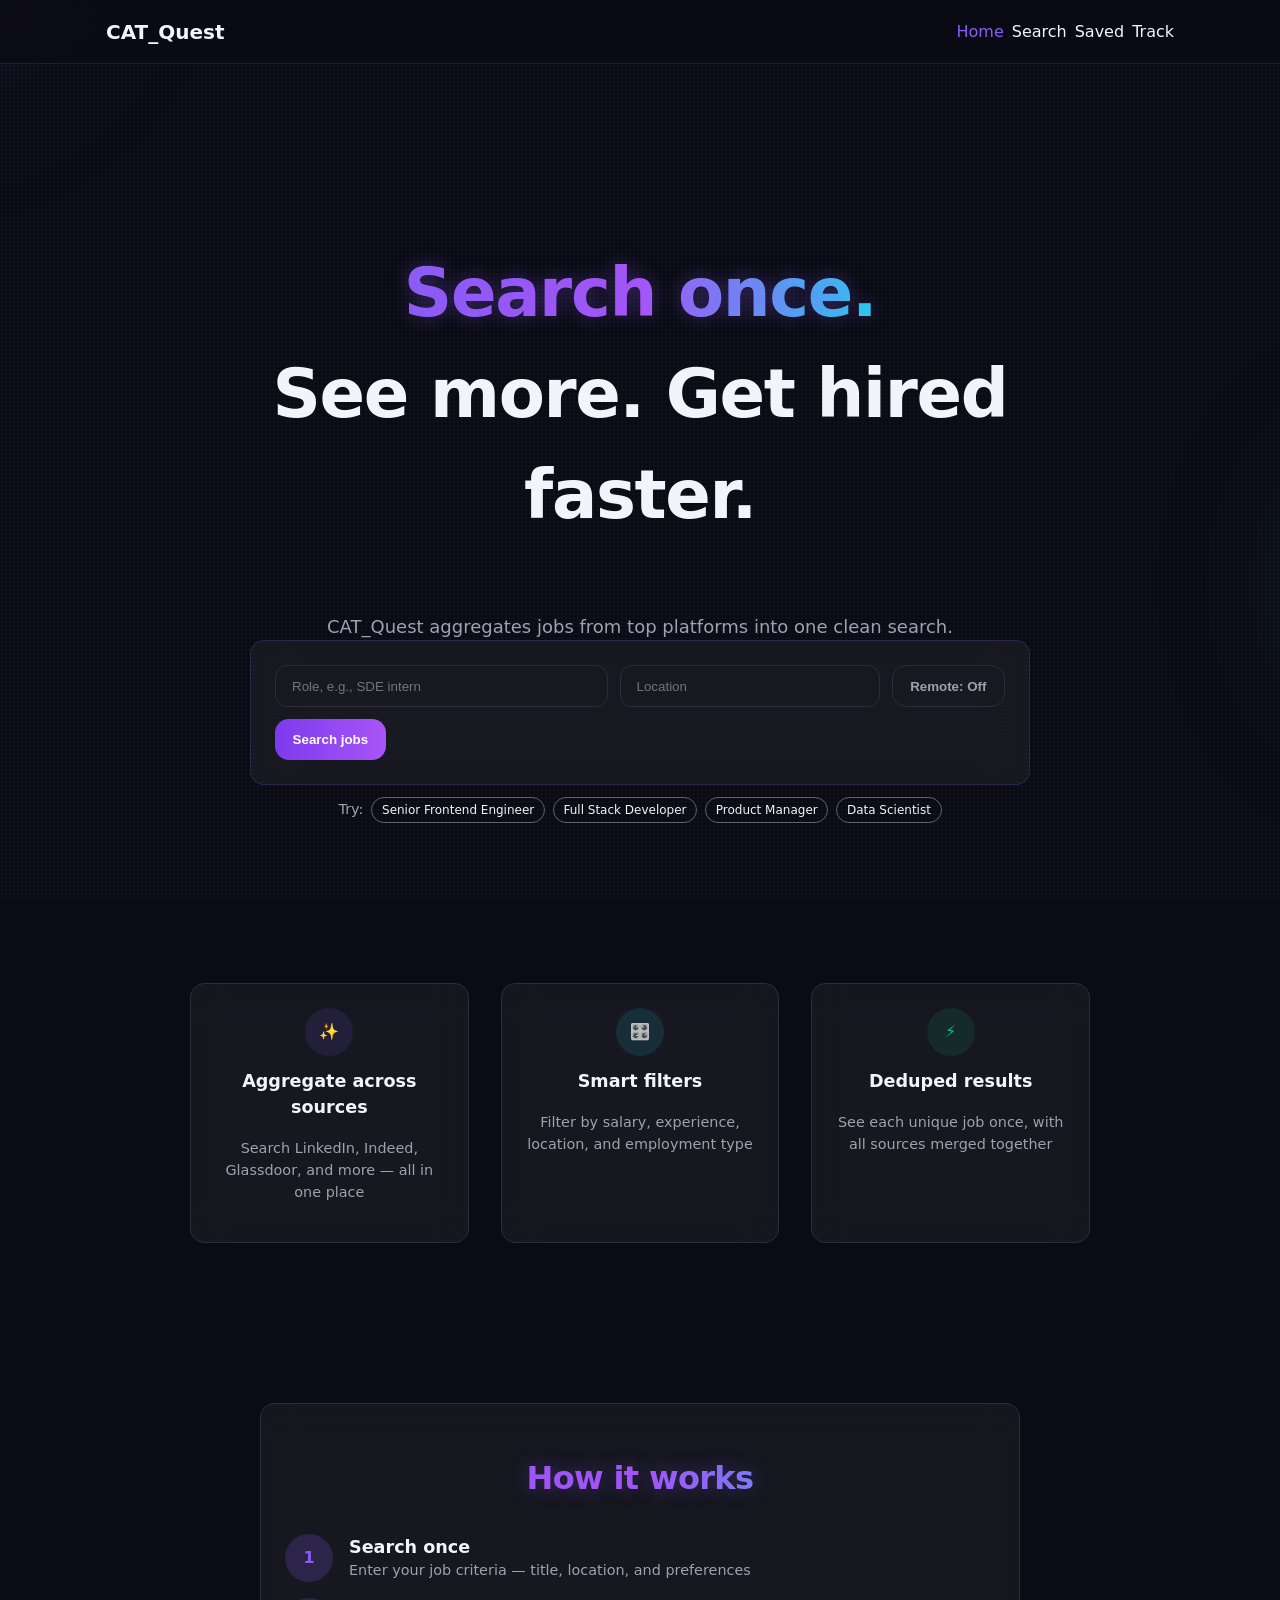
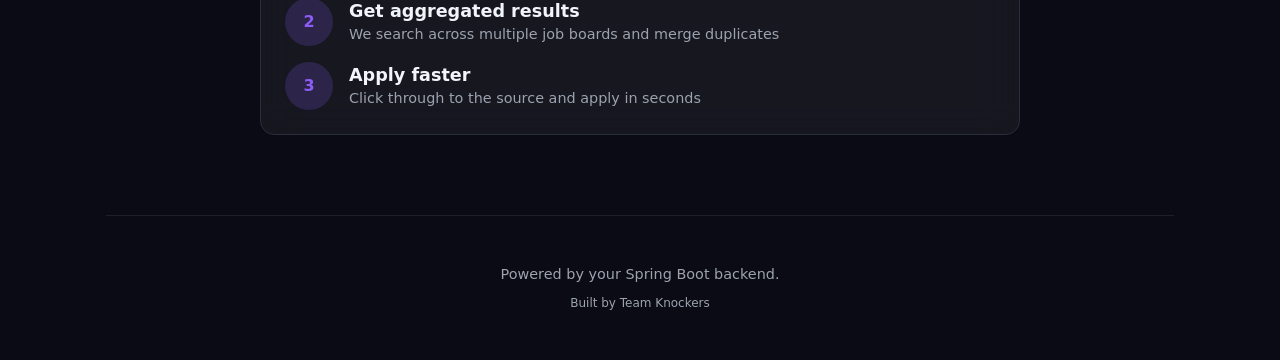
<file: src/main/resources/templates/index.html>
<!doctype html>
<html lang="en">
<head>
  <meta charset="UTF-8" />
  <meta name="viewport" content="width=device-width,initial-scale=1" />
  <title>CAT_Quest — Team Knockers</title>
  <style>
    :root{
      --bg:#0A0B14; --surface:rgba(255,255,255,0.05); --border:#2A2D3A;
      --text:#F1F5F9; --muted:#9CA3AF; --primary:#8B5CF6; --accent:#22D3EE; --success:#10B981; --warning:#F59E0B
    }
    *{box-sizing:border-box}
    body{margin:0;background:var(--bg);color:var(--text);font:16px/1.5 system-ui,-apple-system,Segoe UI,Roboto,Inter,Arial,sans-serif}
    a{color:inherit;text-decoration:none}
    .container{max-width:1100px;margin:0 auto}
    .noise{background-image:radial-gradient(rgba(255,255,255,.03) 1px,transparent 1px);background-size:4px 4px}
    .glass{backdrop-filter:blur(18px);background:var(--surface);border:1px solid rgba(139,92,246,.2);border-radius:14px}
    .gradient-text{background:linear-gradient(90deg,var(--primary),#A855F7,var(--accent));-webkit-background-clip:text;background-clip:text;color:transparent;text-shadow:0 0 20px rgba(139,92,246,.35)}
    .muted{color:var(--muted)}
    .border{border:1px solid var(--border)}
    .btn{display:inline-flex;align-items:center;justify-content:center;padding:.8rem 1.1rem;border-radius:14px;border:0;cursor:pointer;font-weight:600}
    .btn-grad{color:#fff;background:linear-gradient(90deg,#7C3AED,#A855F7)}
    .btn-outline{background:transparent;border:1px solid var(--border);color:var(--muted)}
    .btn-muted{background:transparent;border:1px solid var(--border);color:var(--muted);padding:.5rem .8rem;border-radius:10px;font-weight:600;cursor:pointer}
    .btn-disabled{opacity:.6;pointer-events:none}
    .badge{display:inline-flex;align-items:center;border:1px solid rgba(255,255,255,.35);padding:.25rem .6rem;border-radius:9999px;font-size:.75rem;line-height:1rem}
    .badge:hover{border-color:rgba(139,92,246,.6);color:var(--primary);cursor:pointer}
    .pill{display:inline-block;border:1px solid var(--border);color:var(--muted);padding:.2rem .5rem;border-radius:9999px;font-size:.75rem;margin:.15rem .25rem 0 0}
    .row{display:grid;gap:2rem}
    @media(min-width:768px){.row-3{grid-template-columns:repeat(3,1fr)} .row-2{grid-template-columns:repeat(2,1fr)}}
    .orb{position:fixed;inset:0;pointer-events:none;z-index:-1}
    .orb .v{position:absolute;left:-24rem;top:-24rem;width:36rem;height:36rem;border-radius:9999px;filter:blur(80px);opacity:.5;background:radial-gradient(closest-side,rgba(139,92,246,.5),transparent 70%);mix-blend-mode:screen}
    .orb .c{position:absolute;right:-24rem;top:40vh;width:28rem;height:28rem;border-radius:9999px;filter:blur(80px);opacity:.5;background:radial-gradient(closest-side,rgba(34,211,238,.45),transparent 70%);mix-blend-mode:screen}
    .card{padding:1.5rem;border-radius:14px}
    .h1{font-weight:800;font-size:clamp(2.5rem,6vw,4.2rem);letter-spacing:-0.02em}
    .h2{font-size:2rem;font-weight:800;letter-spacing:-0.02em}
    .h3{font-size:1.1rem;font-weight:700}
    .center{text-align:center}
    .mt-2{margin-top:.5rem}.mt-3{margin-top:.75rem}.mt-4{margin-top:1rem}.mt-6{margin-top:1.5rem}.mt-8{margin-top:2rem}.mt-12{margin-top:3rem}.mt-20{margin-top:5rem}
    .pt-24{padding-top:6rem}.py-20{padding:5rem 0}.px-4{padding-left:1rem;padding-right:1rem}
    .hidden{display:none}
    nav a.active{color:var(--primary)}
    .results-grid{display:grid;gap:1rem}
    @media(min-width:768px){.results-grid{grid-template-columns:1fr}}
    .source-badge{display:inline-flex;align-items:center;gap:.3rem;padding:.25rem .5rem;border:1px solid var(--border);border-radius:9999px;font-size:.7rem;color:#cbd5e1;margin-right:.25rem}
    .source-dot{width:.45rem;height:.45rem;border-radius:9999px;display:inline-block}
    .dot-naukri{background:#0ea5e9}.dot-intern{background:#10b981}.dot-linkedin{background:#2563eb}.dot-indeed{background:#7c3aed}
    .label{font-size:.8rem;color:var(--muted)}
    .filters-grid{display:grid;gap:.75rem;grid-template-columns:repeat(2,1fr)}
    @media(min-width:900px){.filters-grid{grid-template-columns:repeat(4,1fr)}}
    input[type="text"], select{background:transparent;color:var(--text);padding:.6rem .8rem;border-radius:10px;border:1px solid var(--border);outline:none;width:100%}
    .check{display:flex;align-items:center;gap:.5rem;margin:.25rem 0;font-size:.9rem;color:#cbd5e1}
    .check input{accent-color:#8B5CF6}
    .count{font-size:.9rem;color:#94a3b8}
    .topbar{display:flex;align-items:center;justify-content:space-between;gap:1rem;flex-wrap:wrap}
    .num-badge{display:inline-flex;align-items:center;gap:.35rem;border:1px solid var(--border);border-radius:9999px;padding:.25rem .6rem;font-size:.75rem;color:#cbd5e1}
    .sep{height:1px;background:rgba(255,255,255,.06);margin:1rem 0}

    /* Modal styles */
    .modal-overlay {
      position: fixed;
      top: 0;
      left: 0;
      width: 100%;
      height: 100%;
      background: rgba(0, 0, 0, 0.7);
      backdrop-filter: blur(5px);
      display: flex;
      align-items: center;
      justify-content: center;
      z-index: 100;
      opacity: 0;
      visibility: hidden;
      transition: opacity 0.3s ease, visibility 0.3s ease;
    }

    .modal-overlay.open {
      opacity: 1;
      visibility: visible;
    }

    .modal-content {
      background: var(--bg);
      border: 1px solid var(--border);
      border-radius: 14px;
      padding: 2rem;
      width: 90%;
      max-width: 700px;
      max-height: 90vh;
      overflow-y: auto;
      transform: scale(0.9);
      transition: transform 0.3s ease;
    }

    .modal-overlay.open .modal-content {
      transform: scale(1);
    }

    .modal-close {
      position: absolute;
      top: 1rem;
      right: 1rem;
      background: transparent;
      border: 0;
      color: var(--muted);
      font-size: 1.5rem;
      cursor: pointer;
    }

    /* Custom Cursor Styles */
    body, a, button, .btn, .badge {
      cursor: none; /* Hides the default cursor on the whole page and on interactive elements */
    }

    .custom-cursor {
      position: fixed;
      top: 0;
      left: 0;
      width: 1.5rem;
      height: 1.5rem;
      background: rgba(139, 92, 246, 0.2); /* Soft, blurred light effect */
      border: 1px solid var(--primary);
      border-radius: 50%;
      pointer-events: none;
      z-index: 9999;
      opacity: 0;
      transform: translate(-50%, -50%);
      transition: width 0.3s ease, height 0.3s ease, opacity 0.3s ease, background 0.3s ease, border-color 0.3s ease;
    }

    /* Hover effects for interactive elements */
    a:hover ~ .custom-cursor,
    button:hover ~ .custom-cursor,
    .btn:hover ~ .custom-cursor,
    .badge:hover ~ .custom-cursor {
      width: 2.25rem;
      height: 2.25rem;
      background: rgba(34, 211, 238, 0.2);
      border-color: var(--accent);
    }

    #hero-h1, #hero-p {
      transition: transform 0.1s ease;
    }
  </style>
</head>
<body>
  <div class="custom-cursor"></div>
  <div class="orb"><div class="v"></div><div class="c"></div></div>
  <div class="noise" style="position:fixed;inset:0;pointer-events:none;z-index:-1"></div>

  <header style="position:fixed;inset:0 0 auto 0;height:64px;backdrop-filter:blur(10px);background:rgba(10,11,20,.7);border-bottom:1px solid rgba(42,45,58,.6);z-index:10">
    <nav class="container px-4" style="height:64px;display:flex;align-items:center;justify-content:space-between">
      <a href="#/" style="font-weight:800;font-size:1.25rem">CAT_Quest</a>
      <div style="display:flex;gap:.5rem">
        <a href="#/" data-route="/">Home</a>
        <a href="#/search" data-route="/search">Search</a>
        <a href="#/saved" data-route="/saved">Saved</a>
        <a href="#/track" data-route="/track">Track</a>
      </div>
    </nav>
  </header>

  <main class="pt-24">
    <section id="home" class="container px-4">
      <section id="hero" class="py-20 center" style="perspective: 1000px;">
        <div id="hero-content" style="max-width:900px;margin:0 auto; transform-style: preserve-3d;">
          <h1 id="hero-h1" class="h1"><span class="gradient-text">Search once.</span><br><span>See more. Get hired faster.</span></h1>
          <p id="hero-p" class="mt-4 muted" style="font-size:1.125rem;max-width:680px;margin:0 auto">
            CAT_Quest aggregates jobs from top platforms into one clean search.
          </p>

          <form id="searchForm" class="glass card mt-8" style="max-width:780px;margin:0 auto">
            <div style="display:flex;flex-wrap:wrap;gap:.75rem">
              <input id="kw" placeholder="Role, e.g., SDE intern"
                     style="flex:1 1 260px;background:transparent;color:var(--text);padding:.8rem 1rem;border-radius:12px;border:1px solid var(--border);outline:none">
              <input id="loc" placeholder="Location"
                     style="flex:0 0 260px;background:transparent;color:var(--text);padding:.8rem 1rem;border-radius:12px;border:1px solid var(--border);outline:none">
              <button type="button" id="remoteBtn" class="btn btn-outline">Remote: Off</button>
              <button class="btn btn-grad">Search jobs</button>
            </div>
          </form>

          <div class="mt-3" style="display:flex;flex-wrap:wrap;gap:.5rem;justify-content:center;align-items:center">
            <span class="muted" style="font-size:.9rem">Try:</span>
            <span class="badge" data-q="Senior Frontend Engineer">Senior Frontend Engineer</span>
            <span class="badge" data-q="Full Stack Developer">Full Stack Developer</span>
            <span class="badge" data-q="Product Manager">Product Manager</span>
            <span class="badge" data-q="Data Scientist">Data Scientist</span>
          </div>
        </div>
      </section>

      <section class="py-20">
        <div class="row row-3 container" style="max-width:900px">
          <div class="glass card center border">
            <div class="card" style="width:48px;height:48px;margin:0 auto;border-radius:9999px;display:flex;align-items:center;justify-content:center;background:rgba(139,92,246,.12);color:var(--primary)">✨</div>
            <h3 class="h3 mt-3">Aggregate across sources</h3>
            <p class="muted" style="font-size:.9rem">Search LinkedIn, Indeed, Glassdoor, and more — all in one place</p>
          </div>
          <div class="glass card center border">
            <div class="card" style="width:48px;height:48px;margin:0 auto;border-radius:9999px;display:flex;align-items:center;justify-content:center;background:rgba(34,211,238,.12);color:var(--accent)">🎛️</div>
            <h3 class="h3 mt-3">Smart filters</h3>
            <p class="muted" style="font-size:.9rem">Filter by salary, experience, location, and employment type</p>
          </div>
          <div class="glass card center border">
            <div class="card" style="width:48px;height:48px;margin:0 auto;border-radius:9999px;display:flex;align-items:center;justify-content:center;background:rgba(16,185,129,.12);color:var(--success)">⚡</div>
            <h3 class="h3 mt-3">Deduped results</h3>
            <p class="muted" style="font-size:.9rem">See each unique job once, with all sources merged together</p>
          </div>
        </div>
      </section>

      <section class="py-20">
        <div class="glass card border" style="max-width:760px;margin:0 auto">
          <h2 class="h2 center gradient-text">How it works</h2>
          <div class="mt-8" style="display:grid;gap:1rem">
            <div style="display:flex;gap:1rem">
              <div class="card" style="width:32px;height:32px;border-radius:9999px;display:flex;align-items:center;justify-content:center;background:rgba(139,92,246,.2);color:var(--primary);font-weight:700">1</div>
              <div><div class="h3">Search once</div><div class="muted" style="font-size:.9rem">Enter your job criteria — title, location, and preferences</div></div>
            </div>
            <div style="display:flex;gap:1rem">
              <div class="card" style="width:32px;height:32px;border-radius:9999px;display:flex;align-items:center;justify-content:center;background:rgba(139,92,246,.2);color:var(--primary);font-weight:700">2</div>
              <div><div class="h3">Get aggregated results</div><div class="muted" style="font-size:.9rem">We search across multiple job boards and merge duplicates</div></div>
            </div>
            <div style="display:flex;gap:1rem">
              <div class="card" style="width:32px;height:32px;border-radius:9999px;display:flex;align-items:center;justify-content:center;background:rgba(139,92,246,.2);color:var(--primary);font-weight:700">3</div>
              <div><div class="h3">Apply faster</div><div class="muted" style="font-size:.9rem">Click through to the source and apply in seconds</div></div>
            </div>
          </div>
        </div>
      </section>

      <footer class="center" style="padding:3rem 0;border-top:1px solid rgba(42,45,58,.6)">
        <div class="container px-4">
          <div class="muted" style="font-size:.9rem">Powered by your Spring Boot backend.</div>
          <div class="muted" style="font-size:.75rem;margin-top:.5rem">Built by Team Knockers</div>
        </div>
      </footer>
    </section>

    <section id="search" class="hidden container px-4">
      <div class="py-20">
        <div class="topbar">
          <h2 class="h2">Search</h2>
          <div class="num-badge"><span id="resultCount">0</span> results</div>
        </div>

        <div class="glass card border mt-4">
          <div class="filters-grid">
            <div>
              <div class="label">Keyword</div>
              <input type="text" id="f-q" placeholder="e.g., SDE, React, Data">
            </div>
            <div>
              <div class="label">Location</div>
              <input type="text" id="f-loc" placeholder="e.g., Bengaluru, Remote">
            </div>
            <div>
              <div class="label">Employment type</div>
              <div class="check"><input type="checkbox" id="t-ft" checked> <label for="t-ft">Full-time</label></div>
              <div class="check"><input type="checkbox" id="t-intern" checked> <label for="t-intern">Internship</label></div>
              <div class="check"><input type="checkbox" id="t-contract" checked> <label for="t-contract">Contract</label></div>
              <div class="check"><input type="checkbox" id="t-part" checked> <label for="t-part">Part-time</label></div>
            </div>
            <div>
              <div class="label">Posted within</div>
              <select id="f-posted">
                <option value="any">Any time</option>
                <option value="24h">Last 24 hours</option>
                <option value="7d">Last 7 days</option>
                <option value="30d">Last 30 days</option>
              </select>
            </div>
          </div>

          <div class="sep"></div>

          <div class="row row-2">
            <div>
              <div class="label" style="margin-bottom:.35rem">Sources</div>
              <div id="f-sources" style="display:flex;flex-wrap:wrap;gap:.5rem"></div>
            </div>
            <div style="display:flex;align-items:flex-end;gap:.5rem;justify-content:flex-end">
              <button type="button" id="f-remote" class="btn btn-outline">Remote only: Off</button>
              <select id="f-sort" style="max-width:200px">
                <option value="recent">Sort: Most recent</option>
                <option value="relevance">Sort: Most relevant</option>
              </select>
              <button type="button" id="f-reset" class="btn-muted">Reset</button>
            </div>
          </div>
        </div>

        <p class="muted mt-2" id="searchInfo">Query: (none) | Location: (any) | Remote: No</p>

        <div class="results-grid mt-6" id="resultsList"></div>

        <div class="mt-6"><a href="#/" class="btn btn-outline">Back to Home</a></div>
      </div>
    </section>

    <section id="saved" class="hidden container px-4">
      <div class="py-20">
        <h2 class="h2">Saved Searches</h2>
        <div class="glass card border mt-6">No saved searches yet.</div>
        <div class="mt-6"><a href="#/" class="btn btn-outline">Back to Home</a></div>
      </div>
    </section>

    <section id="track" class="hidden container px-4">
        <div class="py-20">
            <h2 class="h2">Track Companies</h2>
            <div id="trackList" class="glass card border mt-6">
                <p class="muted center">No companies being tracked yet.</p>
            </div>
            <div class="mt-6"><a href="#/" class="btn btn-outline">Back to Home</a></div>
        </div>
    </section>
  </main>

  <div id="jobModal" class="modal-overlay">
    <div class="modal-content">
      <button class="modal-close" onclick="closeJobModal()">&times;</button>
      <h2 id="modalTitle" class="h2"></h2>
      <div id="modalCompany" class="muted mt-2" style="font-size:1.1rem"></div>
      <div id="modalLocation" class="muted"></div>
      <div class="sep"></div>
      <div id="modalDetails"></div>
      <div class="mt-4" id="modalButtons"></div>
    </div>
  </div>

  <script>
    // Frontend connects to your backend API
    const API_URL = "http://localhost:8080/api/jobs";

    // ---------- Simple hash router ----------
    function parseHash(){
      const hash = location.hash || "#/";
      const [path, query] = hash.replace(/^#/, "").split("?");
      const params = new URLSearchParams(query || "");
      return { path: path || "/", params };
    }
    function setActiveNav(path){
      document.querySelectorAll('nav a[data-route]').forEach(a=>{
        a.classList.toggle('active', a.getAttribute('data-route') === path);
      });
    }
    function showRoute(){
      const { path, params } = parseHash();
      document.getElementById('home').classList.toggle('hidden', path !== "/");
      document.getElementById('search').classList.toggle('hidden', path !== "/search");
      document.getElementById('saved').classList.toggle('hidden', path !== "/saved");
      document.getElementById('track').classList.toggle('hidden', path !== "/track");
      setActiveNav(path);
      if(path === "/search"){ initFilters(params); applyFilters(); }
      if(path === "/track"){ renderTrackedCompanies(); }
    }
    window.addEventListener("hashchange", showRoute);
    window.addEventListener("load", showRoute);

    // ---------- Home search / chips ----------
    const remoteBtn = document.getElementById("remoteBtn");
    let remoteOn = false;
    remoteBtn?.addEventListener("click", ()=>{
      remoteOn = !remoteOn;
      remoteBtn.textContent = remoteOn ? "Remote: On" : "Remote: Off";
      remoteBtn.className = "btn " + (remoteOn ? "" : "btn-outline");
      if(remoteOn){
        remoteBtn.style.border = "1px solid rgba(16,185,129,.5)";
        remoteBtn.style.color = "var(--success)";
      } else {
        remoteBtn.style.border = "1px solid var(--border)";
        remoteBtn.style.color = "var(--muted)";
      }
    });
    document.getElementById("searchForm")?.addEventListener("submit", (e)=>{
      e.preventDefault();
      const kw = document.getElementById("kw").value.trim();
      const loc = document.getElementById("loc").value.trim();
      const q = new URLSearchParams({ q: kw, loc, remote: String(remoteOn) }).toString();
      location.hash = "/search?" + q;
    });
    document.querySelectorAll(".badge[data-q]").forEach(el=>{
      el.addEventListener("click", ()=>{
        const q = el.getAttribute("data-q");
        const qs = new URLSearchParams({ q }).toString();
        location.hash = "/search?" + qs;
      });
    });

    // ---------- Filters + Results (Search page) ----------
    let filtersInitialized = false;
    const els = {};
    function el(id){ return document.getElementById(id); }
    let globalDedupedJobs = [];

    async function initFilters(params){
      if(!filtersInitialized){
        els.q = el("f-q");
        els.loc = el("f-loc");
        els.remote = el("f-remote");
        els.sort = el("f-sort");
        els.posted = el("f-posted");
        els.reset = el("f-reset");
        els.sources = el("f-sources");
        els.count = el("resultCount");
        els.info = el("searchInfo");
        els.results = el("resultsList");

        try {
          const response = await fetch(API_URL);
          if (!response.ok) throw new Error("Network response was not ok");
          const allJobs = await response.json();
          const sources = Array.from(new Set(allJobs.map(j => j.source)));
          sources.forEach(s => {
            const id = "src-" + s.toLowerCase();
            const wrap = document.createElement("label");
            wrap.className = "check";
            wrap.innerHTML = `<input type="checkbox" id="${id}" checked> ${s}`;
            els.sources.appendChild(wrap);
          });
        } catch (error) {
          console.error("Failed to fetch jobs for source list:", error);
          els.sources.innerHTML = `<span style="color:var(--warning)">Could not load sources.</span>`;
        }

        // Prefill from hash
        els.q.value = params.get("q") || "";
        els.loc.value = params.get("loc") || "";
        const remoteParam = params.get("remote") === "true";
        setRemoteFilter(remoteParam);

        // Event listeners
        const debounced = debounce(applyFilters, 160);
        ["input","change"].forEach(ev=>{
          els.q.addEventListener(ev, debounced);
          els.loc.addEventListener(ev, debounced);
          els.posted.addEventListener(ev, applyFilters);
          els.sort.addEventListener(ev, applyFilters);
        });
        els.remote.addEventListener("click", ()=>{ setRemoteFilter(!remoteFilter); applyFilters(); });
        els.sources.querySelectorAll("input[type=checkbox]").forEach(cb=>cb.addEventListener("change", applyFilters));
        ["t-ft","t-intern","t-contract","t-part"].forEach(id=>{ el(id).addEventListener("change", applyFilters); });
        els.reset.addEventListener("click", ()=>{
          els.q.value = ""; els.loc.value = "";
          setRemoteFilter(false);
          els.posted.value = "any"; els.sort.value = "recent";
          els.sources.querySelectorAll("input").forEach(cb=>cb.checked = true);
          ["t-ft","t-intern","t-contract","t-part"].forEach(id=>{ el(id).checked = true; });
          applyFilters();
        });

        filtersInitialized = true;
      } else {
        // Update from hash if present
        els.q.value = params.get("q") || els.q.value;
        els.loc.value = params.get("loc") || els.loc.value;
        const remoteParam = params.get("remote");
        if(remoteParam !== null) setRemoteFilter(remoteParam === "true");
      }
    }

    let remoteFilter = false;
    function setRemoteFilter(v){
      remoteFilter = v;
      els.remote.textContent = v ? "Remote only: On" : "Remote only: Off";
      els.remote.className = "btn " + (v ? "" : "btn-outline");
      if(v){ els.remote.style.border = "1px solid rgba(16,185,129,.5)"; els.remote.style.color = "var(--success)"; }
      else { els.remote.style.border = "1px solid var(--border)"; els.remote.style.color = "var(--muted)"; }
    }

    function debounce(fn, ms){
      let t; return (...a)=>{ clearTimeout(t); t = setTimeout(()=>fn(...a), ms); };
    }

    function timeAgo(iso){
      if (!iso) return "N/A";
      const diff = (Date.now() - new Date(iso).getTime())/1000;
      if(diff < 60) return `${Math.floor(diff)}s ago`;
      if(diff < 3600) return `${Math.floor(diff/60)}m ago`;
      if(diff < 86400) return `${Math.floor(diff/3600)}h ago`;
      return `${Math.floor(diff/86400)}d ago`;
    }

    function dedupeJobs(list){
      const map = new Map();
      for(const j of list){
          const key = `${j.company.name}|${j.title}|${j.location.city}`;
          if(!map.has(key)){
              map.set(key, { ...j, sources: [j.source], dupes: 0 });
          } else {
              const g = map.get(key);
              g.sources.push(j.source);
              g.dupes += 1;
          }
      }
      return Array.from(map.values());
    }

    async function applyFilters(){
      els.results.innerHTML = `<div class="glass card border center muted">Loading jobs...</div>`;

      // Read filter values
      const q = els.q.value.trim().toLowerCase();
      const loc = els.loc.value.trim().toLowerCase();
      const sort = els.sort.value;
      const typesWanted = new Set(
        ["t-ft","t-intern","t-contract","t-part"].filter(id=>el(id).checked).map(id=>{
          if(id==="t-ft") return "FULL_TIME";
          if(id==="t-intern") return "INTERN";
          if(id==="t-contract") return "CONTRACT";
          return "PART_TIME";
        })
      );
      const srcSelected = Array.from(els.sources.querySelectorAll("input:checked")).map(cb => cb.id.replace("src-","").toLowerCase());

      // Construct the URL with query parameters for the backend
      const params = new URLSearchParams();
      if (q) params.append('q', q);
      if (loc) params.append('loc', loc);
      if (remoteFilter) params.append('remote', 'true');
      typesWanted.forEach(t => params.append('type', t));
      srcSelected.forEach(s => params.append('source', s));

      const apiUrl = `${API_URL}?${params.toString()}`;

      try {
        const response = await fetch(apiUrl);
        if (!response.ok) {
            throw new Error(`HTTP error! status: ${response.status}`);
        }
        const data = await response.json();

        let deduped = dedupeJobs(data);

        if(sort === "recent"){
          // Your backend doesn't have a 'posted_at' field. We'll use a placeholder sort.
          deduped.sort((a,b)=> a.id - b.id);
        } else {
          deduped.sort((a,b)=> b.id - a.id);
        }

        globalDedupedJobs = deduped;

        els.count.textContent = deduped.length;
        els.info.textContent = `Query: ${els.q.value || "(none)"} | Location: ${els.loc.value || "(any)"} | Remote: ${remoteFilter ? "Yes" : "No"}`;

        const html = deduped.map(j => jobCardHTML(j)).join("");
        els.results.innerHTML = html || `<div class="glass card border center muted">No results. Try different filters or keywords.</div>`;

      } catch (error) {
        console.error("Failed to fetch jobs:", error);
        els.results.innerHTML = `<div class="glass card border center" style="color: var(--warning)">Error fetching jobs. Is the backend server running at ` + API_URL + `?</div>`;
        els.count.textContent = 0;
      }
    }

<!--    async function applyFilters(){-->
<!--      els.results.innerHTML = <div class="glass card border center muted">Loading jobs...</div>;-->

<!--      const q = els.q.value.trim().toLowerCase();-->
<!--      const loc = els.loc.value.trim().toLowerCase();-->
<!--      const sort = els.sort.value;-->
<!--      const typesWanted = new Set(-->
<!--        ["t-ft","t-intern","t-contract","t-part"].filter(id=>el(id).checked).map(id=>{-->
<!--          if(id==="t-ft") return "FULL_TIME";-->
<!--          if(id==="t-intern") return "INTERN";-->
<!--          if(id==="t-contract") return "CONTRACT";-->
<!--          return "PART_TIME";-->
<!--        })-->
<!--      );-->
<!--      // Your backend doesn't seem to have a source filter, so we won't send it to the API.-->
<!--      // If you implement this on the backend, you can uncomment the lines below.-->
<!--      // const srcSelected = Array.from(els.sources.querySelectorAll("input:checked")).map(cb => cb.id.replace("src-","").toLowerCase());-->

<!--      const params = new URLSearchParams();-->
<!--      if (q) params.append('q', q);-->
<!--      if (loc) params.append('loc', loc);-->
<!--      if (remoteFilter) params.append('remote', 'true');-->
<!--      typesWanted.forEach(t => params.append('type', t));-->
<!--      params.append('sort', sort);-->

<!--      const apiUrl = http://localhost:8080/api/jobs?${params.toString()};-->

<!--      try {-->
<!--        const response = await fetch(apiUrl);-->
<!--        if (!response.ok) {-->
<!--            throw new Error(HTTP error! status: ${response.status});-->
<!--        }-->
<!--        const data = await response.json();-->

<!--        // Frontend deduplication is no longer needed as the backend would handle it-->
<!--        // The mock backend returns a list of jobs, so we will use it as is.-->
<!--        let jobs = data;-->

<!--        globalDedupedJobs = jobs;-->

<!--        els.count.textContent = jobs.length;-->
<!--        els.info.textContent = Query: ${els.q.value || "(none)"} | Location: ${els.loc.value || "(any)"} | Remote: ${remoteFilter ? "Yes" : "No"};-->

<!--        const html = jobs.map(j => jobCardHTML(j)).join("");-->
<!--        els.results.innerHTML = html || <div class="glass card border center muted">No results. Try different filters or keywords.</div>;-->

<!--      } catch (error) {-->
<!--        console.error("Failed to fetch jobs:", error);-->
<!--        els.results.innerHTML = <div class="glass card border center" style="color: var(--warning)">Error fetching jobs. Is the backend server running?</div>;-->
<!--        els.count.textContent = 0;-->
<!--      }-->
<!--    }-->


    function escapeHTML(s){ return (s||"").replace(/[&<>"']/g, m=>({"&":"&amp;","<":"&lt;",">":"&gt;","\"":"&quot;","'":"&#39;"}[m])); }

    function jobCardHTML(j){
      const companyName = j.company ? j.company.name : "N/A";
      const location = j.location ? `${j.location.city}, ${j.location.state}` : "N/A";
      const type = j.type ? j.type.replace('_', ' ') : "N/A";
      const salary = j.salary ? ` • ₹${j.salary.toLocaleString()}` : "";
      const postedAt = j.postedAt ? timeAgo(j.postedAt) : 'N/A';

      const dup = j.dupes > 0 ? `<span class="num-badge" title="Duplicates merged">Merged ${j.dupes} duplicates</span>` : "";
      const remoteTag = j.remote ? `<span class="pill" style="border-color:rgba(16,185,129,.4);color:var(--success)">Remote</span>` : "";

      // Your backend doesn't return skills, so we'll use a placeholder for now
      const skills = '';

      const srcBadges = (j.sources||[j.source]).map(s=>{
        const k = s.toLowerCase();
        const dot = k.includes("naukri") ? "dot-naukri" : k.includes("intern") ? "dot-intern" : k.includes("linkedin") ? "dot-linkedin" : "dot-indeed";
        return `<span class="source-badge"><span class="source-dot ${dot}"></span>${escapeHTML(s)}</span>`;
      }).join("");

      return `
        <div class="glass card border">
          <div style="display:flex;align-items:flex-start;justify-content:space-between;gap:1rem;flex-wrap:wrap">
            <div>
              <div class="h3" style="display:flex;align-items:center;gap:.5rem">${escapeHTML(j.title)} ${remoteTag}</div>
              <div class="muted mt-2" style="font-size:.9rem">
                <a href="javascript:void(0)" onclick="showJobDetails('${j.id}')" style="color: var(--primary); font-weight: bold;">
                  ${escapeHTML(companyName)}
                </a> • ${escapeHTML(location)} • ${escapeHTML(type)}${salary}
              </div>
            </div>
            <div class="muted" style="font-size:.85rem">${postedAt}</div>
          </div>
          <div class="mt-3">${skills}</div>
          <div class="mt-3">${srcBadges} ${dup}</div>
          <div class="mt-3" style="display:flex;gap:.5rem;flex-wrap:wrap">
            <a href="${j.jobUrl}" target="_blank" class="btn btn-grad">Apply on ${escapeHTML(j.source)}</a>
            <button class="btn btn-outline" onclick="showJobDetails('${j.id}')">View details</button>
            <button class="btn btn-muted" onclick="trackCompany('${j.company.name}', '${j.company.id}')">Track Company</button>
          </div>
        </div>
      `;
    }

    // ---------- Modal functionality ----------
    const modal = document.getElementById("jobModal");
    const modalTitle = document.getElementById("modalTitle");
    const modalCompany = document.getElementById("modalCompany");
    const modalLocation = document.getElementById("modalLocation");
    const modalDetails = document.getElementById("modalDetails");
    const modalButtons = document.getElementById("modalButtons");

    function showJobDetails(jobId) {
      const job = globalDedupedJobs.find(j => j.id == jobId);
      if (!job) {
        alert("Job details not found.");
        return;
      }
      const companyName = job.company ? job.company.name : "N/A";
      const location = job.location ? `${job.location.city}, ${job.location.state}` : "N/A";

      modalTitle.textContent = job.title;
      modalCompany.textContent = companyName;
      modalLocation.textContent = location;

      let detailsHTML = `
        <p class="muted mt-4">${escapeHTML(job.description)}</p>
        <div class="sep"></div>
        <div style="display:grid;gap:1rem;grid-template-columns:repeat(auto-fit,minmax(250px,1fr))">
          <div>
            <div class="label">Employment Type</div>
            <div>${escapeHTML(job.type)}</div>
          </div>
          <div>
            <div class="label">Salary</div>
            <div>₹${job.salary.toLocaleString()}</div>
          </div>
          <div>
            <div class="label">Source</div>
            <div>${escapeHTML(job.source)}</div>
          </div>
          <div>
            <div class="label">Posted</div>
            <div>${timeAgo(job.posted_at)}</div>
          </div>
        </div>
      `;

      modalDetails.innerHTML = detailsHTML;

      const buttonsHTML = `
        <a href="${j.jobUrl}" target="_blank" class="btn btn-grad">Apply on ${escapeHTML(j.source)}</a>
      `;
      modalButtons.innerHTML = buttonsHTML;

      modal.classList.add("open");
    }

    function closeJobModal() {
      modal.classList.remove("open");
    }

    // Close modal when clicking outside
    modal.addEventListener("click", (e) => {
      if (e.target.classList.contains("modal-overlay")) {
        closeJobModal();
      }
    });

    // ---------- Tracking functionality ----------
    let trackedCompanies = [];

    function trackCompany(companyName, companyId) {
        const isAlreadyTracked = trackedCompanies.some(company => company.id == companyId);

        if (isAlreadyTracked) {
            alert(`${companyName} is already being tracked!`);
            return;
        }

        trackedCompanies.push({
            id: companyId,
            name: companyName,
            lastCheck: new Date(),
            status: "Checking for new jobs..."
        });

        alert(`${companyName} has been added to your tracking list!`);
        renderTrackedCompanies();
    }

    function renderTrackedCompanies() {
        const trackListEl = document.getElementById('trackList');
        if (!trackListEl) return;

        if (trackedCompanies.length === 0) {
            trackListEl.innerHTML = `<p class="muted center">No companies being tracked yet.</p>`;
            return;
        }

        const html = trackedCompanies.map(company => {
            return `
                <div class="glass card border" style="margin-bottom: 1rem;">
                    <h3 class="h3" style="color: var(--primary);">${escapeHTML(company.name)}</h3>
                    <p class="muted">Status: ${escapeHTML(company.status)}</p>
                    <p class="muted" style="font-size: .85rem;">Last checked: ${new Date(company.lastCheck).toLocaleString()}</p>
                    <button class="btn btn-outline btn-muted" style="margin-top: 1rem;" onclick="removeTrackedCompany('${company.id}')">Stop Tracking</button>
                </div>
            `;
        }).join('');

        trackListEl.innerHTML = html;
    }

    function removeTrackedCompany(companyId) {
        trackedCompanies = trackedCompanies.filter(company => company.id != companyId);
        renderTrackedCompanies();
    }


    // ---------- Custom Cursor and Parallax Effect ----------
    const customCursor = document.querySelector(".custom-cursor");
    const heroSection = document.getElementById("hero");
    const heroH1 = document.getElementById("hero-h1");
    const heroP = document.getElementById("hero-p");

    const mouse = { x: 0, y: 0 };
    const prevMouse = { x: 0, y: 0 };
    const speed = 0.15; // Lower value for slower, smoother following

    let isMoving = false;
    let timer;

    window.addEventListener('mousemove', (e) => {
      mouse.x = e.clientX;
      mouse.y = e.clientY;
      customCursor.style.opacity = 1;
      isMoving = true;
      clearTimeout(timer);
      timer = setTimeout(() => {
        isMoving = false;
      }, 200);

      if (heroSection) {
        applyParallax(e);
      }
    });

    function updateCursorPosition() {
      prevMouse.x += (mouse.x - prevMouse.x) * speed;
      prevMouse.y += (mouse.y - prevMouse.y) * speed;

      const translateX = prevMouse.x - 12;
      const translateY = prevMouse.y - 12;

      customCursor.style.transform = `translate(${translateX}px, ${translateY}px)`;

      requestAnimationFrame(updateCursorPosition);
    }

    updateCursorPosition();

    function applyParallax(e) {
      const rect = heroSection.getBoundingClientRect();
      const centerX = rect.left + rect.width / 2;
      const centerY = rect.top + rect.height / 2;

      const offsetX = (e.clientX - centerX) / (rect.width / 2);
      const offsetY = (e.clientY - centerY) / (rect.height / 2);

      const h1X = -offsetX * 10;
      const h1Y = -offsetY * 10;
      const pX = -offsetX * 5;
      const pY = -offsetY * 5;

      heroH1.style.transform = `translate3d(${h1X}px, ${h1Y}px, 0)`;
      heroP.style.transform = `translate3d(${pX}px, ${pY}px, 0)`;
    }
  </script>
</body>
</html>

<!--// Frontend connects to your backend API-->
<!--const API_URL = "http://localhost:8080/api/jobs";-->

<!--// &#45;&#45;&#45;&#45;&#45;&#45;&#45;&#45;&#45;&#45; Simple hash router &#45;&#45;&#45;&#45;&#45;&#45;&#45;&#45;&#45;&#45;-->
<!--function parseHash(){-->
<!--const hash = location.hash || "#/";-->
<!--const [path, query] = hash.replace(/^#/, "").split("?");-->
<!--const params = new URLSearchParams(query || "");-->
<!--return { path: path || "/", params };-->
<!--}-->
<!--function setActiveNav(path){-->
<!--document.querySelectorAll('nav a[data-route]').forEach(a=>{-->
<!--a.classList.toggle('active', a.getAttribute('data-route') === path);-->
<!--});-->
<!--}-->
<!--function showRoute(){-->
<!--const { path, params } = parseHash();-->
<!--document.getElementById('home').classList.toggle('hidden', path !== "/");-->
<!--document.getElementById('search').classList.toggle('hidden', path !== "/search");-->
<!--document.getElementById('saved').classList.toggle('hidden', path !== "/saved");-->
<!--document.getElementById('track').classList.toggle('hidden', path !== "/track");-->
<!--setActiveNav(path);-->
<!--if(path === "/search"){ initFilters(params); applyFilters(); }-->
<!--if(path === "/track"){ renderTrackedCompanies(); }-->
<!--}-->
<!--window.addEventListener("hashchange", showRoute);-->
<!--window.addEventListener("load", showRoute);-->

<!--// &#45;&#45;&#45;&#45;&#45;&#45;&#45;&#45;&#45;&#45; Home search / chips &#45;&#45;&#45;&#45;&#45;&#45;&#45;&#45;&#45;&#45;-->
<!--const remoteBtn = document.getElementById("remoteBtn");-->
<!--let remoteOn = false;-->
<!--remoteBtn?.addEventListener("click", ()=>{-->
<!--remoteOn = !remoteOn;-->
<!--remoteBtn.textContent = remoteOn ? "Remote: On" : "Remote: Off";-->
<!--remoteBtn.className = "btn " + (remoteOn ? "" : "btn-outline");-->
<!--if(remoteOn){-->
<!--remoteBtn.style.border = "1px solid rgba(16,185,129,.5)";-->
<!--remoteBtn.style.color = "var(&#45;&#45;success)";-->
<!--} else {-->
<!--remoteBtn.style.border = "1px solid var(&#45;&#45;border)";-->
<!--remoteBtn.style.color = "var(&#45;&#45;muted)";-->
<!--}-->
<!--});-->
<!--document.getElementById("searchForm")?.addEventListener("submit", (e)=>{-->
<!--e.preventDefault();-->
<!--const kw = document.getElementById("kw").value.trim();-->
<!--const loc = document.getElementById("loc").value.trim();-->
<!--const q = new URLSearchParams({ q: kw, loc, remote: String(remoteOn) }).toString();-->
<!--location.hash = "/search?" + q;-->
<!--});-->
<!--document.querySelectorAll(".badge[data-q]").forEach(el=>{-->
<!--el.addEventListener("click", ()=>{-->
<!--const q = el.getAttribute("data-q");-->
<!--const qs = new URLSearchParams({ q }).toString();-->
<!--location.hash = "/search?" + qs;-->
<!--});-->
<!--});-->

<!--// &#45;&#45;&#45;&#45;&#45;&#45;&#45;&#45;&#45;&#45; Filters + Results (Search page) &#45;&#45;&#45;&#45;&#45;&#45;&#45;&#45;&#45;&#45;-->
<!--let filtersInitialized = false;-->
<!--const els = {};-->
<!--function el(id){ return document.getElementById(id); }-->
<!--let globalDedupedJobs = [];-->

<!--async function initFilters(params){-->
<!--if(!filtersInitialized){-->
<!--els.q = el("f-q");-->
<!--els.loc = el("f-loc");-->
<!--els.remote = el("f-remote");-->
<!--els.sort = el("f-sort");-->
<!--els.posted = el("f-posted");-->
<!--els.reset = el("f-reset");-->
<!--els.sources = el("f-sources");-->
<!--els.count = el("resultCount");-->
<!--els.info = el("searchInfo");-->
<!--els.results = el("resultsList");-->

<!--try {-->
<!--const response = await fetch(API_URL);-->
<!--if (!response.ok) throw new Error("Network response was not ok");-->
<!--const allJobs = await response.json();-->
<!--const sources = Array.from(new Set(allJobs.map(j => j.source)));-->
<!--sources.forEach(s => {-->
<!--const id = "src-" + s.toLowerCase();-->
<!--const wrap = document.createElement("label");-->
<!--wrap.className = "check";-->
<!--wrap.innerHTML = <input type="checkbox" id="${id}" checked> ${s};-->
<!--els.sources.appendChild(wrap);-->
<!--});-->
<!--} catch (error) {-->
<!--console.error("Failed to fetch jobs for source list:", error);-->
<!--els.sources.innerHTML = <span style="color:var(&#45;&#45;warning)">Could not load sources.</span>;-->
<!--}-->

<!--// Prefill from hash-->
<!--els.q.value = params.get("q") || "";-->
<!--els.loc.value = params.get("loc") || "";-->
<!--const remoteParam = params.get("remote") === "true";-->
<!--setRemoteFilter(remoteParam);-->

<!--// Event listeners-->
<!--const debounced = debounce(applyFilters, 160);-->
<!--["input","change"].forEach(ev=>{-->
<!--els.q.addEventListener(ev, debounced);-->
<!--els.loc.addEventListener(ev, debounced);-->
<!--els.posted.addEventListener(ev, applyFilters);-->
<!--els.sort.addEventListener(ev, applyFilters);-->
<!--});-->
<!--els.remote.addEventListener("click", ()=>{ setRemoteFilter(!remoteFilter); applyFilters(); });-->
<!--els.sources.querySelectorAll("input[type=checkbox]").forEach(cb=>cb.addEventListener("change", applyFilters));-->
<!--["t-ft","t-intern","t-contract","t-part"].forEach(id=>{ el(id).addEventListener("change", applyFilters); });-->
<!--els.reset.addEventListener("click", ()=>{-->
<!--els.q.value = ""; els.loc.value = "";-->
<!--setRemoteFilter(false);-->
<!--els.posted.value = "any"; els.sort.value = "recent";-->
<!--els.sources.querySelectorAll("input").forEach(cb=>cb.checked = true);-->
<!--["t-ft","t-intern","t-contract","t-part"].forEach(id=>{ el(id).checked = true; });-->
<!--applyFilters();-->
<!--});-->

<!--filtersInitialized = true;-->
<!--} else {-->
<!--// Update from hash if present-->
<!--els.q.value = params.get("q") || els.q.value;-->
<!--els.loc.value = params.get("loc") || els.loc.value;-->
<!--const remoteParam = params.get("remote");-->
<!--if(remoteParam !== null) setRemoteFilter(remoteParam === "true");-->
<!--}-->
<!--}-->

<!--let remoteFilter = false;-->
<!--function setRemoteFilter(v){-->
<!--remoteFilter = v;-->
<!--els.remote.textContent = v ? "Remote only: On" : "Remote only: Off";-->
<!--els.remote.className = "btn " + (v ? "" : "btn-outline");-->
<!--if(v){ els.remote.style.border = "1px solid rgba(16,185,129,.5)"; els.remote.style.color = "var(&#45;&#45;success)"; }-->
<!--else { els.remote.style.border = "1px solid var(&#45;&#45;border)"; els.remote.style.color = "var(&#45;&#45;muted)"; }-->
<!--}-->

<!--function debounce(fn, ms){-->
<!--let t; return (...a)=>{ clearTimeout(t); t = setTimeout(()=>fn(...a), ms); };-->
<!--}-->

<!--function timeAgo(iso){-->
<!--if (!iso) return "N/A";-->
<!--const diff = (Date.now() - new Date(iso).getTime())/1000;-->
<!--if(diff < 60) return ${Math.floor(diff)}s ago;-->
<!--if(diff < 3600) return ${Math.floor(diff/60)}m ago;-->
<!--if(diff < 86400) return ${Math.floor(diff/3600)}h ago;-->
<!--return ${Math.floor(diff/86400)}d ago;-->
<!--}-->

<!--function dedupeJobs(list){-->
<!--const map = new Map();-->
<!--for(const j of list){-->
<!--const key = ${j.company.name}|${j.title}|${j.location.city};-->
<!--if(!map.has(key)){-->
<!--map.set(key, { ...j, sources: [j.source], dupes: 0 });-->
<!--} else {-->
<!--const g = map.get(key);-->
<!--g.sources.push(j.source);-->
<!--g.dupes += 1;-->
<!--}-->
<!--}-->
<!--return Array.from(map.values());-->
<!--}-->

<!--async function applyFilters(){-->
<!--els.results.innerHTML = <div class="glass card border center muted">Loading jobs...</div>;-->

<!--// Read filter values-->
<!--const q = els.q.value.trim().toLowerCase();-->
<!--const loc = els.loc.value.trim().toLowerCase();-->
<!--const sort = els.sort.value;-->
<!--const typesWanted = new Set(-->
<!--["t-ft","t-intern","t-contract","t-part"].filter(id=>el(id).checked).map(id=>{-->
<!--if(id==="t-ft") return "FULL_TIME";-->
<!--if(id==="t-intern") return "INTERN";-->
<!--if(id==="t-contract") return "CONTRACT";-->
<!--return "PART_TIME";-->
<!--})-->
<!--);-->
<!--const srcSelected = Array.from(els.sources.querySelectorAll("input:checked")).map(cb => cb.id.replace("src-","").toLowerCase());-->

<!--// Construct the URL with query parameters for the backend-->
<!--const params = new URLSearchParams();-->
<!--if (q) params.append('q', q);-->
<!--if (loc) params.append('loc', loc);-->
<!--if (remoteFilter) params.append('remote', 'true');-->
<!--typesWanted.forEach(t => params.append('type', t));-->
<!--srcSelected.forEach(s => params.append('source', s));-->
<!--params.append('sort', sort);-->

<!--const apiUrl = ${API_URL}?${params.toString()};-->

<!--try {-->
<!--const response = await fetch(apiUrl);-->
<!--if (!response.ok) {-->
<!--throw new Error(HTTP error! status: ${response.status});-->
<!--}-->
<!--const data = await response.json();-->

<!--let deduped = dedupeJobs(data);-->

<!--// This is a fallback sort since the backend isn't handling it yet-->
<!--if (sort === "recent") {-->
<!--// Placeholder: sorting by id descending-->
<!--deduped.sort((a, b) => b.id - a.id);-->
<!--} else {-->
<!--// Placeholder: sorting by id ascending (as a form of "relevance")-->
<!--deduped.sort((a, b) => a.id - b.id);-->
<!--}-->

<!--globalDedupedJobs = deduped;-->

<!--els.count.textContent = deduped.length;-->
<!--els.info.textContent = Query: ${els.q.value || "(none)"} | Location: ${els.loc.value || "(any)"} | Remote: ${remoteFilter ? "Yes" : "No"};-->

<!--const html = deduped.map(j => jobCardHTML(j)).join("");-->
<!--els.results.innerHTML = html || <div class="glass card border center muted">No results. Try different filters or keywords.</div>;-->

<!--} catch (error) {-->
<!--console.error("Failed to fetch jobs:", error);-->
<!--els.results.innerHTML = <div class="glass card border center" style="color: var(&#45;&#45;warning)">Error fetching jobs. Is the backend server running?</div>;-->
<!--els.count.textContent = 0;-->
<!--}-->
<!--}-->

<!--function escapeHTML(s){ return (s||"").replace(/[&<>"']/g, m=>({"&":"&amp;","<":"&lt;",">":"&gt;","\"":"&quot;","'":"&#39;"}[m])); }-->

<!--function jobCardHTML(j){-->
<!--const companyName = j.company ? j.company.name : "N/A";-->
<!--const location = j.location ? ${j.location.city}, ${j.location.state} : "N/A";-->
<!--const type = j.type ? j.type.replace('_', ' ') : "N/A";-->
<!--const salary = j.salary ? ` • ₹${j.salary.toLocaleString()}` : "";-->
<!--const postedAt = j.postedAt ? timeAgo(j.postedAt) : 'N/A';-->

<!--const dup = j.dupes > 0 ? <span class="num-badge" title="Duplicates merged">Merged ${j.dupes} duplicates</span> : "";-->
<!--const remoteTag = j.remote ? <span class="pill" style="border-color:rgba(16,185,129,.4);color:var(&#45;&#45;success)">Remote</span> : "";-->

<!--const skills = '';-->

<!--const srcBadges = (j.sources||[j.source]).map(s=>{-->
<!--const k = s.toLowerCase();-->
<!--const dot = k.includes("naukri") ? "dot-naukri" : k.includes("intern") ? "dot-intern" : k.includes("linkedin") ? "dot-linkedin" : "dot-indeed";-->
<!--return <span class="source-badge"><span class="source-dot ${dot}"></span>${escapeHTML(s)}</span>;-->
<!--}).join("");-->

<!--return `-->
<!--<div class="glass card border">-->
<!--    <div style="display:flex;align-items:flex-start;justify-content:space-between;gap:1rem;flex-wrap:wrap">-->
<!--        <div>-->
<!--            <div class="h3" style="display:flex;align-items:center;gap:.5rem">${escapeHTML(j.title)} ${remoteTag}</div>-->
<!--            <div class="muted mt-2" style="font-size:.9rem">-->
<!--                <a href="javascript:void(0)" onclick="showJobDetails('${j.id}')" style="color: var(&#45;&#45;primary); font-weight: bold;">-->
<!--                    ${escapeHTML(companyName)}-->
<!--                </a> • ${escapeHTML(location)} • ${escapeHTML(type)}${salary}-->
<!--            </div>-->
<!--        </div>-->
<!--        <div class="muted" style="font-size:.85rem">${postedAt}</div>-->
<!--    </div>-->
<!--    <div class="mt-3">${skills}</div>-->
<!--    <div class="mt-3">${srcBadges} ${dup}</div>-->
<!--    <div class="mt-3" style="display:flex;gap:.5rem;flex-wrap:wrap">-->
<!--        <a href="${j.jobUrl}" target="_blank" class="btn btn-grad">Apply on ${escapeHTML(j.source)}</a>-->
<!--        <button class="btn btn-outline" onclick="showJobDetails('${j.id}')">View details</button>-->
<!--        <button class="btn btn-muted" onclick="trackCompany('${j.company.name}', '${j.company.id}')">Track Company</button>-->
<!--    </div>-->
<!--</div>-->
<!--`;-->
<!--}-->

<!--// &#45;&#45;&#45;&#45;&#45;&#45;&#45;&#45;&#45;&#45; Modal functionality &#45;&#45;&#45;&#45;&#45;&#45;&#45;&#45;&#45;&#45;-->
<!--const modal = document.getElementById("jobModal");-->
<!--const modalTitle = document.getElementById("modalTitle");-->
<!--const modalCompany = document.getElementById("modalCompany");-->
<!--const modalLocation = document.getElementById("modalLocation");-->
<!--const modalDetails = document.getElementById("modalDetails");-->
<!--const modalButtons = document.getElementById("modalButtons");-->

<!--function showJobDetails(jobId) {-->
<!--const job = globalDedupedJobs.find(j => j.id == jobId);-->
<!--if (!job) {-->
<!--alert("Job details not found.");-->
<!--return;-->
<!--}-->
<!--const companyName = job.company ? job.company.name : "N/A";-->
<!--const location = job.location ? ${job.location.city}, ${job.location.state} : "N/A";-->
<!--const source = job.source ? job.source : "N/A";-->
<!--const jobUrl = job.jobUrl ? job.jobUrl : "#";-->

<!--modalTitle.textContent = job.title;-->
<!--modalCompany.textContent = companyName;-->
<!--modalLocation.textContent = location;-->

<!--let detailsHTML = `-->
<!--<p class="muted mt-4">${escapeHTML(job.description)}</p>-->
<!--<div class="sep"></div>-->
<!--<div style="display:grid;gap:1rem;grid-template-columns:repeat(auto-fit,minmax(250px,1fr))">-->
<!--    <div>-->
<!--        <div class="label">Employment Type</div>-->
<!--        <div>${escapeHTML(job.type)}</div>-->
<!--    </div>-->
<!--    <div>-->
<!--        <div class="label">Salary</div>-->
<!--        <div>₹${job.salary.toLocaleString()}</div>-->
<!--    </div>-->
<!--    <div>-->
<!--        <div class="label">Source</div>-->
<!--        <div>${escapeHTML(source)}</div>-->
<!--    </div>-->
<!--    <div>-->
<!--        <div class="label">Posted</div>-->
<!--        <div>${timeAgo(job.posted_at)}</div>-->
<!--    </div>-->
<!--</div>-->
<!--`;-->

<!--modalDetails.innerHTML = detailsHTML;-->

<!--const buttonsHTML = `-->
<!--<a href="${jobUrl}" target="_blank" class="btn btn-grad">Apply on ${escapeHTML(source)}</a>-->
<!--`;-->
<!--modalButtons.innerHTML = buttonsHTML;-->

<!--modal.classList.add("open");-->
<!--}-->

<!--function closeJobModal() {-->
<!--modal.classList.remove("open");-->
<!--}-->

<!--// Close modal when clicking outside-->
<!--modal.addEventListener("click", (e) => {-->
<!--if (e.target.classList.contains("modal-overlay")) {-->
<!--closeJobModal();-->
<!--}-->
<!--});-->

<!--// &#45;&#45;&#45;&#45;&#45;&#45;&#45;&#45;&#45;&#45; Tracking functionality &#45;&#45;&#45;&#45;&#45;&#45;&#45;&#45;&#45;&#45;-->
<!--let trackedCompanies = [];-->

<!--function trackCompany(companyName, companyId) {-->
<!--const isAlreadyTracked = trackedCompanies.some(company => company.id == companyId);-->

<!--if (isAlreadyTracked) {-->
<!--alert(${companyName} is already being tracked!);-->
<!--return;-->
<!--}-->

<!--trackedCompanies.push({-->
<!--id: companyId,-->
<!--name: companyName,-->
<!--lastCheck: new Date(),-->
<!--status: "Checking for new jobs..."-->
<!--});-->

<!--alert(${companyName} has been added to your tracking list!);-->
<!--renderTrackedCompanies();-->
<!--}-->

<!--function renderTrackedCompanies() {-->
<!--const trackListEl = document.getElementById('trackList');-->
<!--if (!trackListEl) return;-->

<!--if (trackedCompanies.length === 0) {-->
<!--trackListEl.innerHTML = <p class="muted center">No companies being tracked yet.</p>;-->
<!--return;-->
<!--}-->

<!--const html = trackedCompanies.map(company => {-->
<!--return `-->
<!--<div class="glass card border" style="margin-bottom: 1rem;">-->
<!--    <h3 class="h3" style="color: var(&#45;&#45;primary);">${escapeHTML(company.name)}</h3>-->
<!--    <p class="muted">Status: ${escapeHTML(company.status)}</p>-->
<!--    <p class="muted" style="font-size: .85rem;">Last checked: ${new Date(company.lastCheck).toLocaleString()}</p>-->
<!--    <button class="btn btn-outline btn-muted" style="margin-top: 1rem;" onclick="removeTrackedCompany('${company.id}')">Stop Tracking</button>-->
<!--</div>-->
<!--`;-->
<!--}).join('');-->

<!--trackListEl.innerHTML = html;-->
<!--}-->

<!--function removeTrackedCompany(companyId) {-->
<!--trackedCompanies = trackedCompanies.filter(company => company.id != companyId);-->
<!--renderTrackedCompanies();-->
<!--}-->


<!--// &#45;&#45;&#45;&#45;&#45;&#45;&#45;&#45;&#45;&#45; Custom Cursor and Parallax Effect &#45;&#45;&#45;&#45;&#45;&#45;&#45;&#45;&#45;&#45;-->
<!--const customCursor = document.querySelector(".custom-cursor");-->
<!--const heroSection = document.getElementById("hero");-->
<!--const heroH1 = document.getElementById("hero-h1");-->
<!--const heroP = document.getElementById("hero-p");-->

<!--const mouse = { x: 0, y: 0 };-->
<!--const prevMouse = { x: 0, y: 0 };-->
<!--const speed = 0.15; // Lower value for slower, smoother following-->

<!--let isMoving = false;-->
<!--let timer;-->

<!--window.addEventListener('mousemove', (e) => {-->
<!--mouse.x = e.clientX;-->
<!--mouse.y = e.clientY;-->
<!--customCursor.style.opacity = 1;-->
<!--isMoving = true;-->
<!--clearTimeout(timer);-->
<!--timer = setTimeout(() => {-->
<!--isMoving = false;-->
<!--// Optionally hide cursor after a short delay of no movement-->
<!--}, 200);-->

<!--if (heroSection) {-->
<!--applyParallax(e);-->
<!--}-->
<!--});-->

<!--function updateCursorPosition() {-->
<!--prevMouse.x += (mouse.x - prevMouse.x) * speed;-->
<!--prevMouse.y += (mouse.y - prevMouse.y) * speed;-->

<!--const translateX = prevMouse.x - 12;-->
<!--const translateY = prevMouse.y - 12;-->

<!--customCursor.style.transform = translate(${translateX}px, ${translateY}px);-->

<!--requestAnimationFrame(updateCursorPosition);-->
<!--}-->

<!--updateCursorPosition();-->

<!--function applyParallax(e) {-->
<!--const rect = heroSection.getBoundingClientRect();-->
<!--const centerX = rect.left + rect.width / 2;-->
<!--const centerY = rect.top + rect.height / 2;-->

<!--const offsetX = (e.clientX - centerX) / (rect.width / 2);-->
<!--const offsetY = (e.clientY - centerY) / (rect.height / 2);-->

<!--const h1X = -offsetX * 10;-->
<!--const h1Y = -offsetY * 10;-->
<!--const pX = -offsetX * 5;-->
<!--const pY = -offsetY * 5;-->

<!--heroH1.style.transform = translate3d(${h1X}px, ${h1Y}px, 0);-->
<!--heroP.style.transform = translate3d(${pX}px, ${pY}px, 0);-->
<!--}-->
<!--</script>-->
<!--</body>-->
<!--</html>-->
</file>
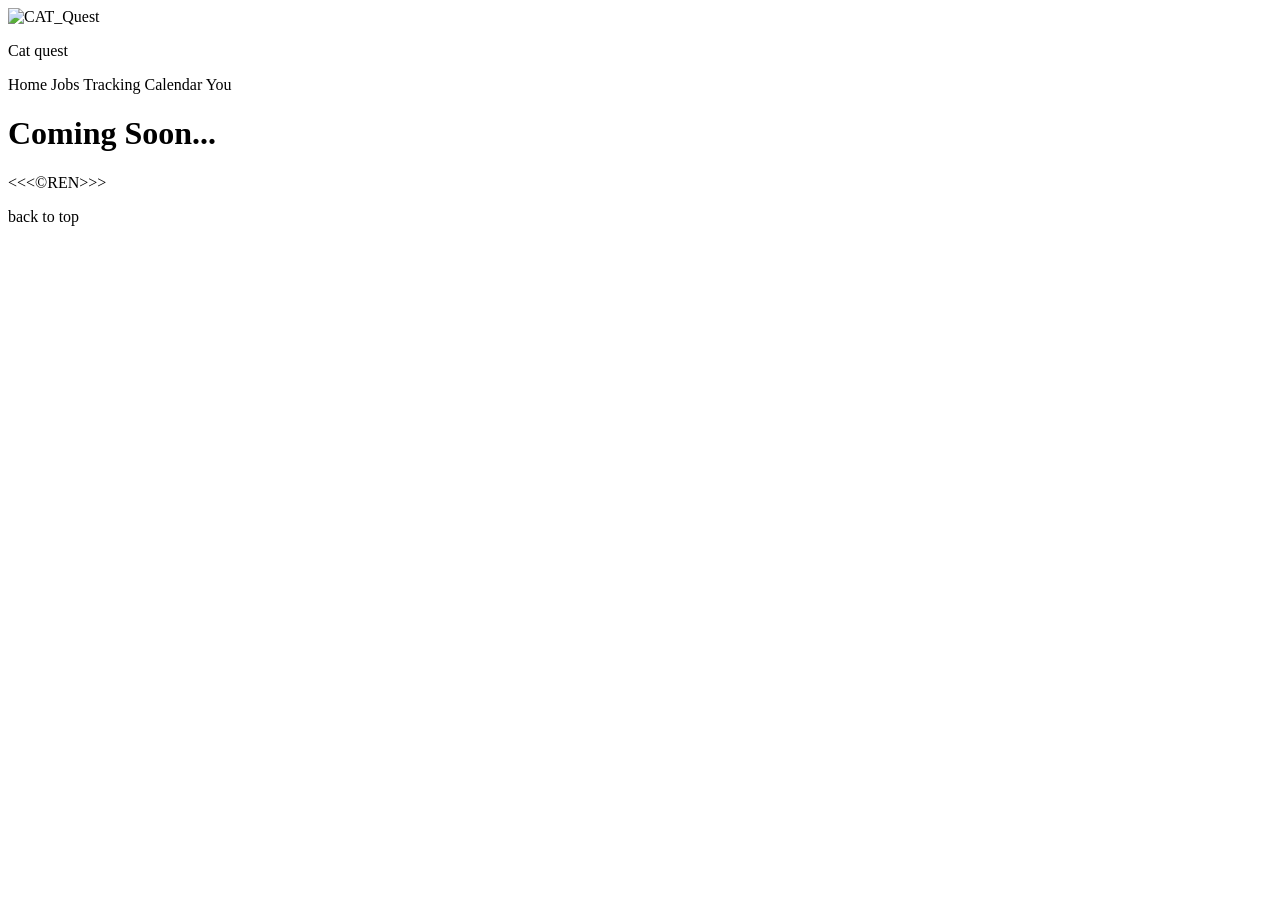
<file: src/main/resources/templates/calendar.html>
<!DOCTYPE html>
<html lang="en" xmlns:th="http://www.thymeleaf.org">

<head>
    <meta charset="UTF-8">
    <meta http-equiv="X-UA-Compatible" content="IE=edge">
    <meta name="viewport" content="width=device-width, initial-scale=1.0">
    <meta name="author" content="ren">
    <meta name="description" content="nothing to see here go away and dont linger">
    <title>CAT Quest</title>

    <link rel="icon" th:href="@{/images/catIcon.svg}" type="image/x-icon">
    <link rel="stylesheet" th:href="@{/css/main.css}">
</head>
<body>
<header class="navbar">
    <div class="logo">
        <img th:src="@{/images/catIcon.svg}" alt="CAT_Quest" width="102" height="102">
        <p class="site-name">Cat quest</p>
    </div>
    <nav aria-label="primary-navigation" class="nav-links">
        <p>
            <a th:href="@{/}">Home</a>
            <a th:href="@{/jobs}">Jobs</a>
            <a th:href="@{/tracking}">Tracking</a>
            <a th:href="@{/calendar}">Calendar</a>
            <a th:href="@{/profile}">You</a>
        </p>
    </nav>
</header>
<main>
    <h1>Coming Soon...</h1>
</main>
<footer>
    &lt;&lt;&lt;&copy;<a th:href="@{/}">REN</a>&gt;&gt;&gt;
    <p><a th:href="@{/}">back to top</a></p>
</footer>
</body>
</html>
</file>
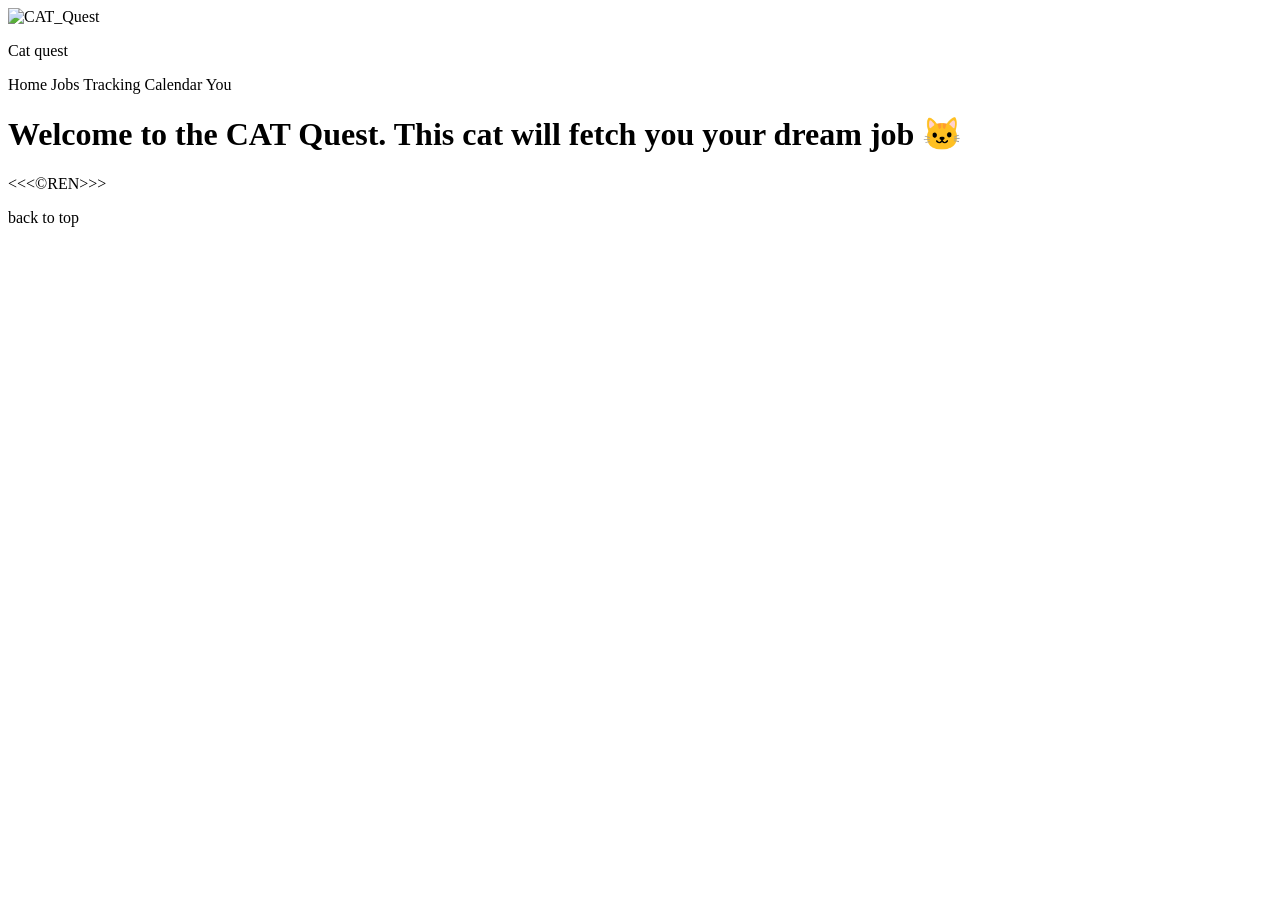
<file: src/main/resources/templates/home.html>
<!DOCTYPE html>
<html lang="en" xmlns:th="http://www.thymeleaf.org">

<head>
    <meta charset="UTF-8">
    <meta http-equiv="X-UA-Compatible" content="IE=edge">
    <meta name="viewport" content="width=device-width, initial-scale=1.0">
    <meta name="author" content="ren">
    <meta name="description" content="nothing to see here go away and dont linger">
    <title>CAT Quest</title>

    <link rel="icon" th:href="@{/images/catIcon.svg}" type="image/x-icon">
    <link rel="stylesheet" th:href="@{/css/main.css}">
</head>
<body>
<header class="navbar">
    <div class="logo">
        <img th:src="@{/images/catIcon.svg}" alt="CAT_Quest" width="102" height="102">
        <p class="site-name">Cat quest</p>
    </div>
    <nav aria-label="primary-navigation" class="nav-links">
        <p>
            <a th:href="@{/}">Home</a>
            <a th:href="@{/jobs}">Jobs</a>
            <a th:href="@{/tracking}">Tracking</a>
            <a th:href="@{/calendar}">Calendar</a>
            <a th:href="@{/profile}">You</a>
        </p>
    </nav>
</header>
<main>
    <h1>Welcome to the CAT Quest. This cat will fetch you your dream job 🐱</h1>
</main>
<footer>
    &lt;&lt;&lt;&copy;<a th:href="@{/}">REN</a>&gt;&gt;&gt;
    <p><a th:href="@{/}">back to top</a></p>
</footer>
</body>
</html>
</file>
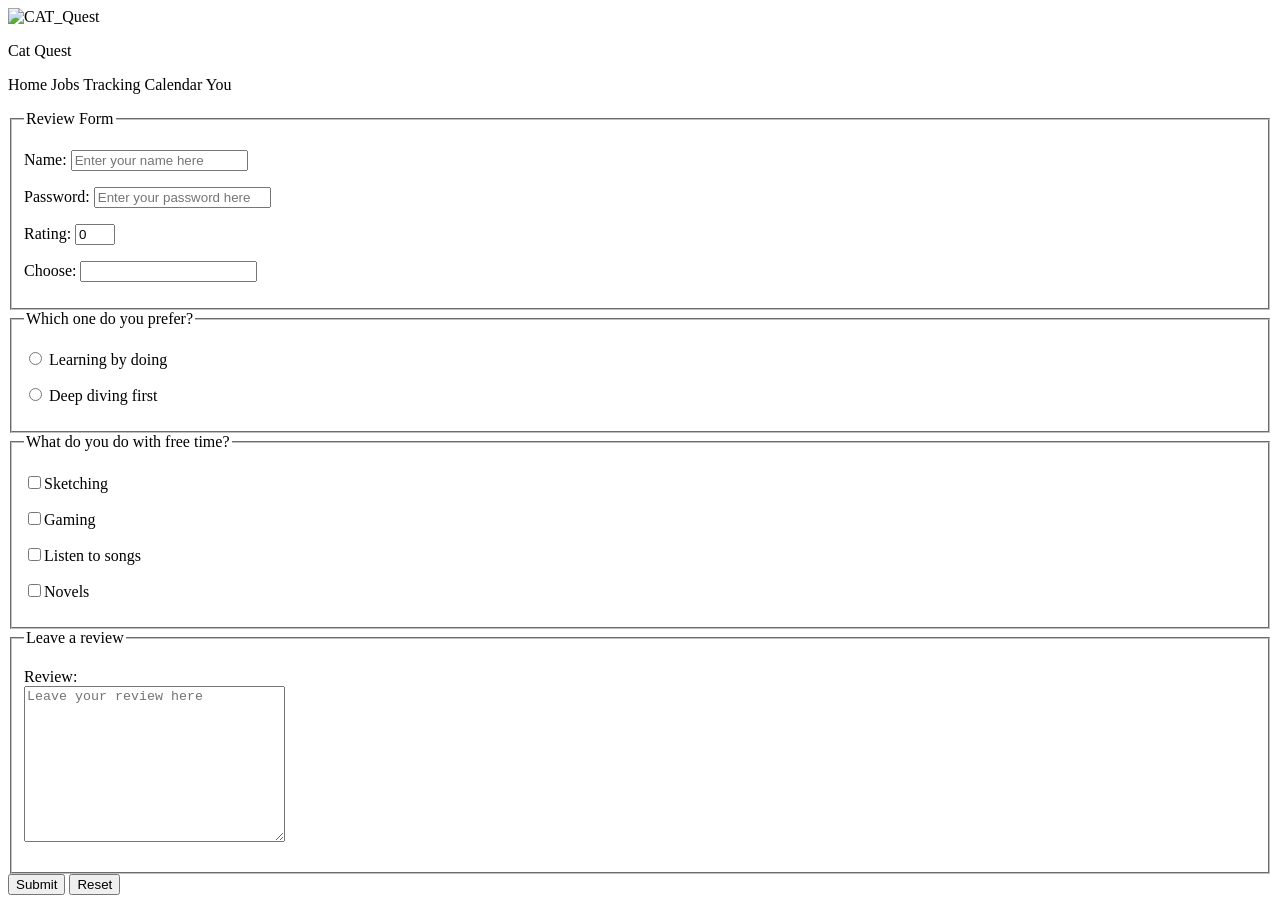
<file: src/main/resources/templates/profile.html>
<!DOCTYPE html>
<html lang="en" xmlns:th="http://www.thymeleaf.org">
<head>
    <meta charset="UTF-8">
    <meta http-equiv="X-UA-Compatible" content="IE=edge">
    <meta name="viewport" content="width=device-width, initial-scale=1.0">
    <link rel="stylesheet" th:href="@{/css/main.css}">
    <link rel="icon" th:href="@{/images/catIcon.svg}" type="image/x-icon">
    <title>Profile</title>
</head>
<body>
<header class="navbar">
    <div class="logo">
        <img th:src="@{/images/catIcon.svg}" alt="CAT_Quest" width="102" height="102">
        <p class="site-name">Cat Quest</p>
    </div>
    <nav aria-label="primary-navigation" class="nav-links">
        <p>
            <a th:href="@{/}">Home</a>
            <a th:href="@{/jobs}">Jobs</a>
            <a th:href="@{/tracking}">Tracking</a>
            <a th:href="@{/calendar}">Calendar</a>
            <a th:href="@{/profile}">You</a>
        </p>
    </nav>
</header>

<article id="review">
    <form th:action="@{/submit}" method="post">
        <fieldset>
            <legend>Review Form</legend>
            <p>
                <label for="Name">Name:</label>
                <input type="text" name="Name" id="Name" placeholder="Enter your name here" autocomplete="on">
            </p>
            <p>
                <label for="password">Password:</label>
                <input type="password" name="password" id="password" placeholder="Enter your password here" autocomplete="on" required>
            </p>
            <p>
                <label for="rating">Rating:</label>
                <input type="number" name="rating" id="rating" required min="0" max="5" step="1" value="0">
            </p>
            <p>
                <label for="choose">Choose:</label>
                <input type="text" name="choose" id="choose" list="optionlist">
                <datalist id="optionlist">
                    <option value="DSA">DSA</option>
                    <option value="MERNstack">MERNstack</option>
                    <option value="java">Java</option>
                    <option value="cyberSecurity">Cyber Security</option>
                    <option value="dataScience">Data Science</option>
                    <option value="AI">AI</option>
                </datalist>
            </p>
        </fieldset>

        <fieldset>
            <legend>Which one do you prefer?</legend>
            <p>
                <input type="radio" name="method" id="opt1" value="opt1">
                <label for="opt1">Learning by doing</label>
            </p>
            <p>
                <input type="radio" name="method" id="opt2" value="opt2">
                <label for="opt2">Deep diving first</label>
            </p>
        </fieldset>

        <fieldset>
            <legend>What do you do with free time?</legend>
            <p><input type="checkbox" name="hobbies" id="sketching" value="sketching"><label for="sketching">Sketching</label></p>
            <p><input type="checkbox" name="hobbies" id="gaming" value="gaming"><label for="gaming">Gaming</label></p>
            <p><input type="checkbox" name="hobbies" id="listeningsongs" value="listeningsongs"><label for="listeningsongs">Listen to songs</label></p>
            <p><input type="checkbox" name="hobbies" id="novels" value="novels"><label for="novels">Novels</label></p>
        </fieldset>

        <fieldset>
            <legend>Leave a review</legend>
            <p>
                <label for="message">Review:</label><br>
                <textarea name="message" id="message" cols="30" rows="10" placeholder="Leave your review here"></textarea>
            </p>
        </fieldset>

        <button type="submit">Submit</button>
        <button type="reset">Reset</button>
    </form>
</article>
</body>
</html>
</file>
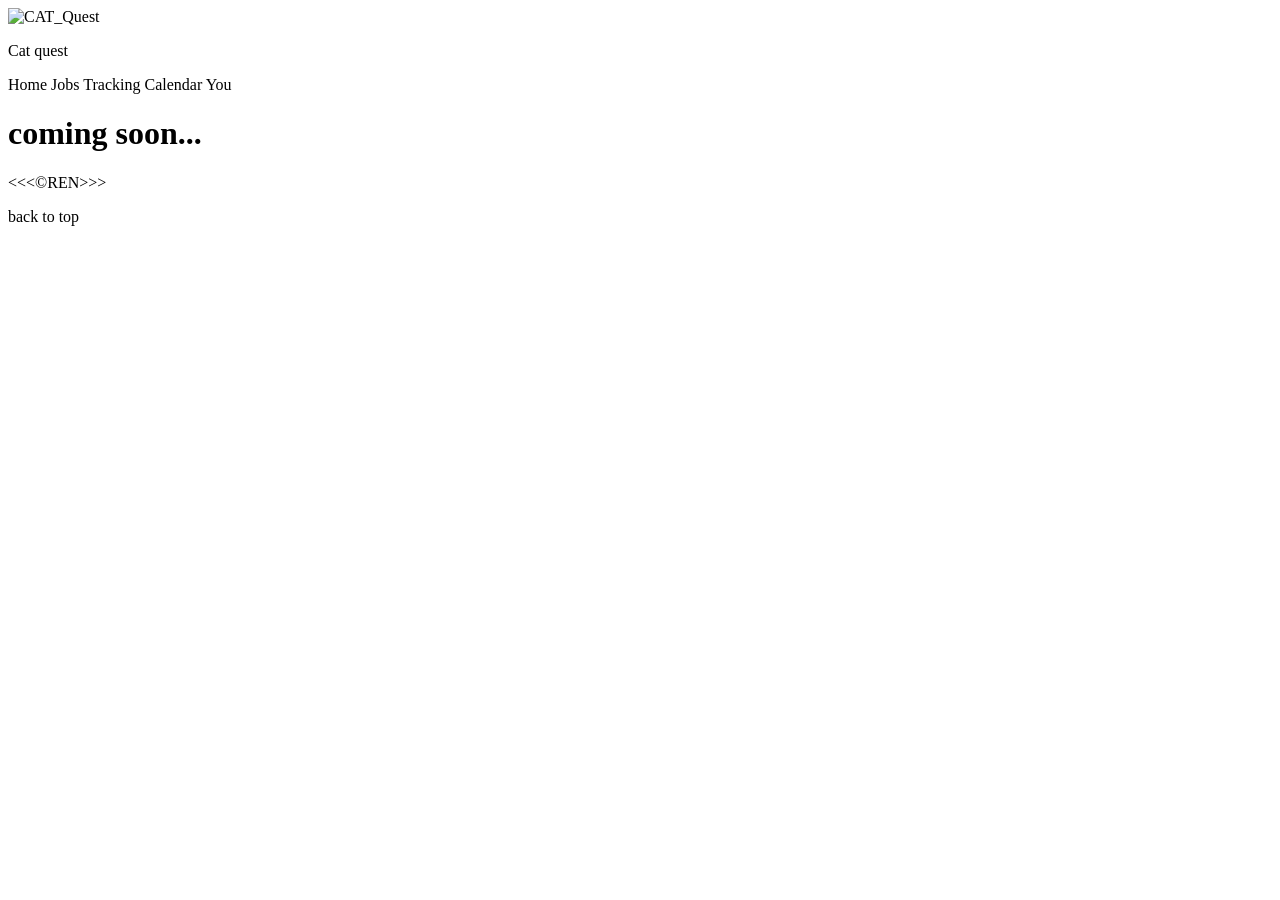
<file: src/main/resources/templates/tracking.html>
<!DOCTYPE html>
<html lang="en" xmlns:th="http://www.thymeleaf.org">

<head>
    <meta charset="UTF-8">
    <meta http-equiv="X-UA-Compatible" content="IE=edge">
    <meta name="viewport" content="width=device-width, initial-scale=1.0">
    <meta name="author" content="ren">
    <meta name="description" content="nothing to see here go away and dont linger">
    <title>CAT Quest</title>

    <link rel="icon" th:href="@{/images/catIcon.svg}" type="image/x-icon">
    <link rel="stylesheet" th:href="@{/css/main.css}">
</head>
<body>
<header class="navbar">
    <div class="logo">
        <img th:src="@{/images/catIcon.svg}" alt="CAT_Quest" width="102" height="102">
        <p class="site-name">Cat quest</p>
    </div>
    <nav aria-label="primary-navigation" class="nav-links">
        <p>
            <a th:href="@{/}">Home</a>
            <a th:href="@{/jobs}">Jobs</a>
            <a th:href="@{/tracking}">Tracking</a>
            <a th:href="@{/calendar}">Calendar</a>
            <a th:href="@{/profile}">You</a>
        </p>
    </nav>
</header>
<main>
    <h1>coming soon...</h1>
</main>
<footer>
    &lt;&lt;&lt;&copy;<a th:href="@{/}">REN</a>&gt;&gt;&gt;
    <p><a th:href="@{/}">back to top</a></p>
</footer>
</body>
</html>
</file>
